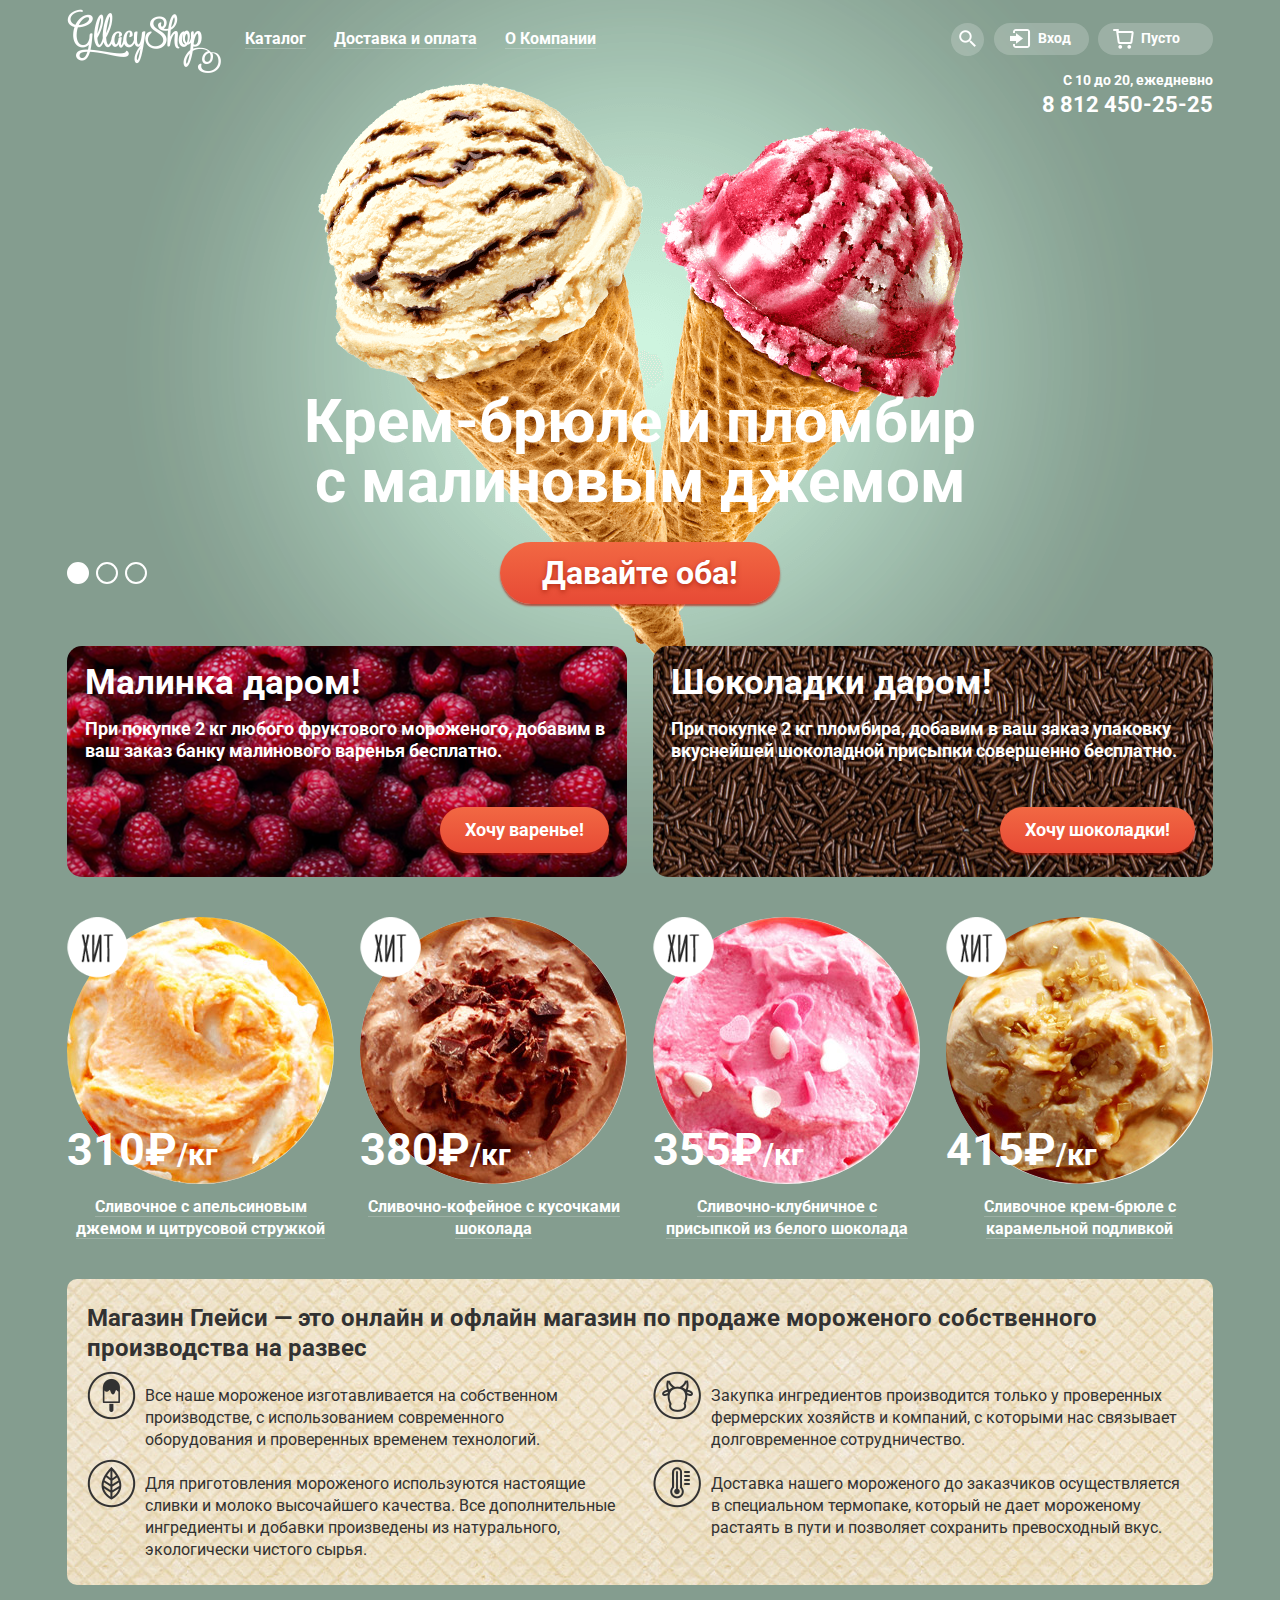
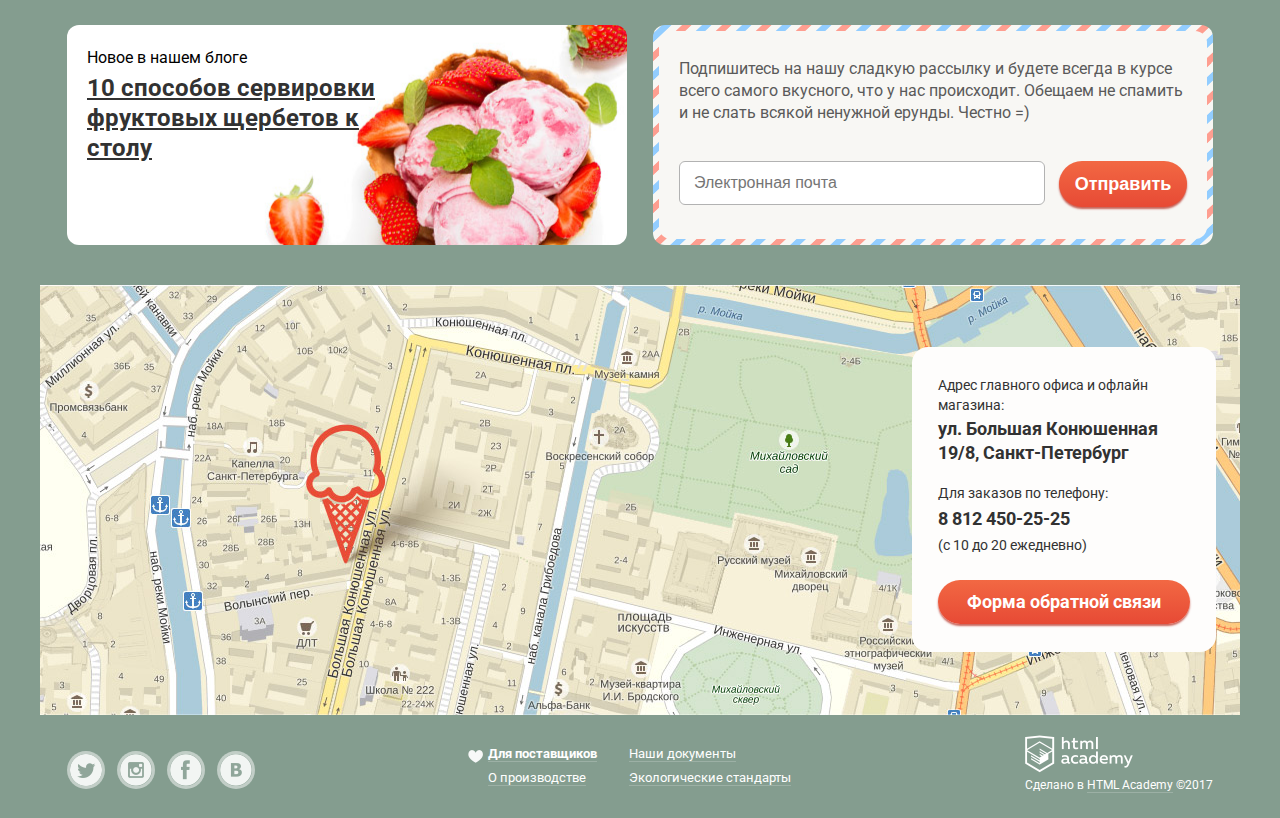
<file: index.html>
<!DOCTYPE html>
<html lang="ru">
  <head>
    <meta charset="utf-8">
    <link href="https://fonts.googleapis.com/css?family=Roboto:400,700&amp;subset=cyrillic" rel="stylesheet">
    <link href="css/normalize.css" rel="stylesheet">
    <link href="css/style.css" rel="stylesheet">
    <title>HTML Academy: Глейси</title>
  </head>
  <body>
    <input type="radio" id="btn1" class="btn1" name="toggle" checked>
    <input type="radio" id="btn2" class="btn2" name="toggle">
    <input type="radio" id="btn3" class="btn3" name="toggle">
    <div class="site-wrapper">
      <header class="main-header container clearfix">
          <div class="logo">
            <img src="img/logo-gllacy.png" width="154" height="64" alt="GllacyShop">
          </div>
          <nav class="main-navigation">
            <ul class="main-navigation-menu">
              <li>
                <a href="#"><span>Каталог</span></a>
                <ul class="main-navigation-submenu">
                  <li>
                    <a href="#">Новинки</a>
                  </li>
                  <li>
                    <a href="catalog.html">Сливочное</a>
                  </li>
                  <li>
                    <a href="#">Щербеты</a>
                  </li>
                  <li>
                    <a href="#">Фруктовый лёд</a>
                  </li>
                  <li>
                    <a href="#">Мелорин</a>
                  </li>
                </ul>
              </li>
              <li>
                <a href="#"><span>Доставка и оплата</span></a>
              </li>
              <li>
                <a href="#"><span>О Компании</span></a>
              </li>
            </ul>
          </nav>
          <div class="search-block">
            <a class="search" href="#">Поиск</a>
            <div class="search-window">
              <form class="search-form" action="https://echo.htmlacademy.ru" method="get">
                <input id="search" type="text" name="search" value="" placeholder="Что ищем?">
                <label for="search"></label>
                <button class="search-btn" type="submit">Отправить</button>
              </form>
            </div>
          </div>
          <div class="login-block">
            <a class="login" href="#">Вход</a>
            <div class="login-window">
              <form class="login-form" action="https://echo.htmlacademy.ru" method="post">
                <p>
                  <input id="login-email" type="text" name="email" value="" placeholder="Электронная почта">
                  <label class="login-email" for="login-email"></label>
                </p>
                <p>
                  <input id="login-password" type="text" name="password" value="" placeholder="Пароль">
                  <label class="login-password" for="login-password"></label>
                </p>
                <button class="main-btn" type="submit">Войти</button>
                <div class="login-links clearfix">
                  <p>
                    <a href="#">Забыли пароль?</a>
                  </p>
                  <p>
                    <a href="#">Новая регистрация</a>
                  </p>
                </div>
              </form>
            </div>
          </div>
          <div class="cart-block">
            <a class="cart" href="#">Пусто</a>
          </div>
          <div class="contacts">
            С 10 до 20, ежедневно
            <p class="phone">8 812 450-25-25</p>
          </div>
      </header>
    
    
      <main class="clearfix">
        <div class="container clearfix">
          <section class="slider clearfix">
            <div class="slider-item slide1">
              
              <h2 class="slider-header">Крем-брюле и пломбир с малиновым джемом</h2>
              <a class="slider-btn main-btn" href="#">Давайте оба!</a>
            </div>
            <div class="slider-item slide2">
              
              <h2 class="slider-header">Шоколадный пломбир и лимонный сорбет </h2>
              <a class="slider-btn main-btn" href="#">Давайте оба!</a>
            </div>
            <div class="slider-item slide3">
              
              <h2 class="slider-header">Пломбир с помадкой и клубничный щербет</h2>
              <a class="slider-btn main-btn" href="#">Давайте оба!</a>
            </div>
            <div class="slider-dots">
              <label for="btn1">1</label>
              <label for="btn2">2</label>
              <label for="btn3">3</label>
            </div>
          </section>
          <section class="banners clearfix">
            <div class="banner-item banner-raspberry">
              <h2 class="banner-header">Малинка даром!</h2>
              <p>При покупке 2 кг любого фруктового мороженого, добавим в ваш заказ банку малинового варенья бесплатно.</p>
              <a class="main-btn" href="#">Хочу варенье!</a>
            </div>
            <div class="banner-item banner-chokolate">
              <h2 class="banner-header">Шоколадки даром!</h2>
              <p>При покупке 2 кг пломбира, добавим в ваш заказ упаковку вкуснейшей шоколадной присыпки совершенно бесплатно.</p>
              <a class="main-btn" href="#">Хочу шоколадки!</a>
            </div>
          </section>
          <section class="hits clearfix">
            <div class="catalog-item catalog-item-hit">
              <a href="#">
                <img src="img/hit1.jpg" width="267" height="267" alt="Сливочное с апельсиновым джемом и цитрусовой стружкой">
                <div class="catalog-price">
                  310&#8381;<span class="catalog-kg">/кг</span>
                </div>
                <div class="catalog-description">
                  <span>
                    Сливочное с апельсиновым джемом и цитрусовой стружкой
                  </span>
                </div>
              </a>
              <a class="main-btn" href="#">Быстрый просмотр</a>
            </div>
            <div class="catalog-item catalog-item-hit">
              <a href="#">
                <img src="img/hit2.jpg" width="267" height="267" alt="Сливочно-кофейное с кусочками шоколада">
                <div class="catalog-price">
                  380&#8381;<span class="catalog-kg">/кг</span>
                </div>
                <div class="catalog-description">
                  <span>
                    Сливочно-кофейное с кусочками шоколада
                  </span>
                </div>
              </a>
              <a class="main-btn" href="#">Быстрый просмотр</a>
            </div>
            <div class="catalog-item catalog-item-hit">
              <a href="#">
                <img src="img/hit3.jpg" width="267" height="267" alt="Сливочно-клубничное с присыпкой из белого шоколада">
                <div class="catalog-price">
                  355&#8381;<span class="catalog-kg">/кг</span>
                </div>
                <div class="catalog-description">
                  <span>
                    Сливочно-клубничное с присыпкой из белого шоколада
                  </span>
                </div>
              </a>
              <a class="main-btn" href="#">Быстрый просмотр</a>
            </div>
            <div class="catalog-item catalog-item-hit">
              <a href="#">
                <img src="img/hit4.jpg" width="267" height="267" alt="Сливочное крем-брюле с карамельной подливкой">
                <div class="catalog-price">
                  415&#8381;<span class="catalog-kg">/кг</span>
                </div>
                <div class="catalog-description">
                  <span>
                    Сливочное крем-брюле с карамельной подливкой
                  </span>
                </div>
              </a>
              <a class="main-btn" href="#">Быстрый просмотр</a>
            </div>
          </section>
          <section class="seo clearfix">
            <h3>
              Магазин Глейси — это онлайн и офлайн магазин по продаже мороженого собственного производства на развес
            </h3>
            <div class="seo-item seo-ice-cream">
              Все наше мороженое изготавливается на собственном производстве, с использованием современного оборудования и проверенных временем технологий.
            </div>
            <div class="seo-item seo-cow">
              Закупка ингредиентов  производится только у проверенных фермерских хозяйств и компаний, с которыми нас связывает долговременное сотрудничество.
            </div>
            <div class="seo-item seo-leaf">
              Для приготовления мороженого используются настоящие сливки и молоко высочайшего качества. Все дополнительные ингредиенты и добавки произведены из натурального, экологически чистого сырья. 
            </div>
            <div class="seo-item seo-thermo">
              Доставка нашего мороженого до заказчиков осуществляется в специальном термопаке, который не дает мороженому растаять в пути и позволяет сохранить превосходный вкус.
            </div>
          </section>
          <div class="news-mailing">
            <section class="news">
              <p>Новое в нашем блоге</p>
              <a class="news-header" href="#">10  способов сервировки
              фруктовых щербетов к
              столу</a>
            </section>
            <section class="mailing">
              <div class="mailing-wrapper">
                <p>
                  Подпишитесь на нашу сладкую рассылку и будете всегда в курсе всего самого вкусного, что у нас происходит. Обещаем не спамить и не слать всякой ненужной ерунды. Честно =)
                </p>
                <form class="mailing-form" action="https://echo.htmlacademy.ru" method="post">
                  <input id="mailing-email" type="text" name="email" value="" placeholder="Электронная почта">
                  <label for="mailing-email"></label>
                  <button class="main-btn" type="submit">Отправить</button>
                </form>
              </div>
            </section>
          </div>
        </div>
        <section class="map clearfix">
          
          <div class="map-image">
            <img src="img/map.jpg" width="1200" height="430" alt="Карта">
          </div>
          <div class="container">
            <div class="map-text">
              <p>
                Адрес главного офиса и офлайн магазина:
                <b class="map-bold">ул. Большая Конюшенная 19/8, Санкт-Петербург</b>
              </p>
              <p>
                Для заказов по телефону:
                <b class="map-phone">8 812 450-25-25</b>
                (с 10 до 20 ежедневно)
              </p>
              <a class="main-btn" href="#">Форма обратной связи</a>
            </div>
          </div>
          <div class="fixed-overlay">
                <div class="modal">
                  <h3>Мы обязательно вам ответим!</h3>
                  <button class="remove">Закрыть</button>
                  <form class="modal-form" action="https://echo.htmlacademy.ru" method="post">
                    <p>
                      <input id="modal-name" type="text" name="name" value="" placeholder="Как вас зовут?">
                      <label for="modal-name" class="modal-name"></label>
                    </p>
                    <p>
                      <input id="modal-email" type="text" name="email" value="" placeholder="Ваша почта для ответа?">
                      <label for="modal-email" class="modal-email"></label>
                    </p>
                    <p>
                      <textarea id="modal-message" name="message" placeholder="Напишите что-нибудь..."></textarea>
                      <label for="modal-message" class="modal-message"></label>
                    </p>
                    <button class="main-btn" type="submit">Отправить</button>
                  </form>
                </div>
              </div>
        </section>
      </main>
      <footer class="footer container clearfix">
        <section class="footer-social">
          <a class="social-btn social-btn-tw" href="#">Твиттер</a>
          <a class="social-btn social-btn-insta" href="#">Инстаграм</a>
          <a class="social-btn social-btn-fb" href="#">Фейсбук</a>
          <a class="social-btn social-btn-vk" href="#">Вконтакте</a>
        </section>
        <nav class="footer-navigation">
          <ul>
            <li class="footer-navigation-heart">
              <a href="#">Для поставщиков</a>
            </li>
            <li>
              <a href="#">О производстве</a>
            </li>
          </ul>
          <ul>
            <li>
              <a href="#">Наши документы</a>
            </li>
            <li>
              <a href="#">Экологические стандарты</a>
            </li>
          </ul>
        </nav>
        <section class="footer-copyright">
          <a href="https://htmlacademy.ru/intensive/htmlcss"><img src="img/htmlacademy.png" width="108" height="38" alt="HTML Academy"></a>
          <p>Сделано в <a class="footer-copyright-name" href="https://htmlacademy.ru/intensive/htmlcss">HTML Academy</a> &copy;2017</p>
        </section>
      </footer>
    </div>
  </body>
</html>
</file>
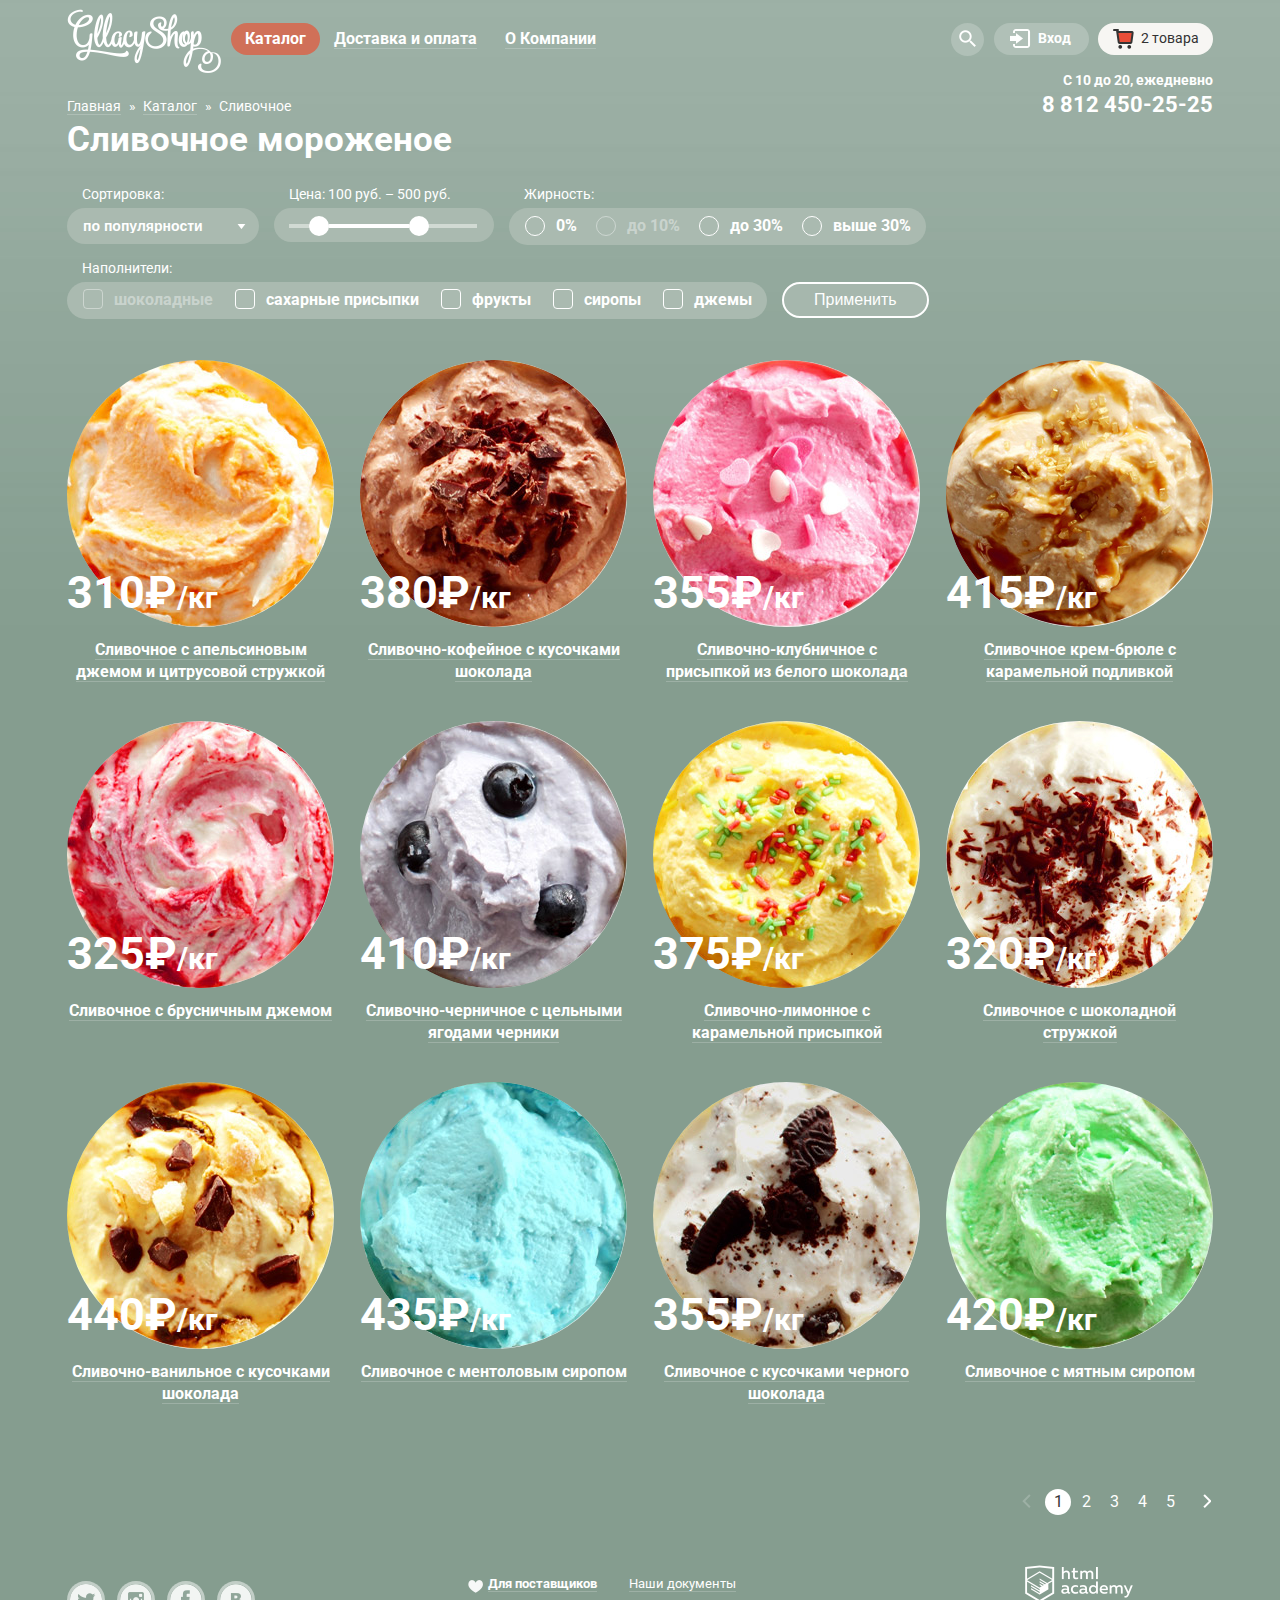
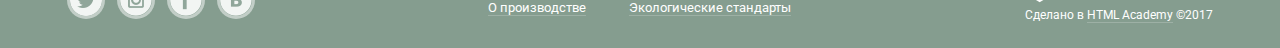
<file: catalog.html>
<!DOCTYPE html>
<html lang="ru">
  <head>
    <meta charset="utf-8">
    <link href="https://fonts.googleapis.com/css?family=Roboto:400,700&amp;subset=cyrillic" rel="stylesheet">
    <link href="css/normalize.css" rel="stylesheet">
    <link href="css/style.css" rel="stylesheet">
    <title>HTML Academy: Глейси</title>
  </head>
  <body class="catalog-body">
    <header class="main-header container clearfix">
      <div class="logo">
        <a href="index.html"><img src="img/logo-gllacy.png" width="154" height="64" alt="GllacyShop"></a>
      </div>
      <nav class="main-navigation">
        <ul class="main-navigation-menu">
          <li>
            <a class="main-navigation-active" href="#">Каталог</a>
            <ul class="main-navigation-submenu">
              <li>
                <a href="#">Новинки</a>
              </li>
              <li>
                <a class="main-navigation-submenu-active">Сливочное</a>
              </li>
              <li>
                <a href="#">Щербеты</a>
              </li>
              <li>
                <a href="#">Фруктовый лёд</a>
              </li>
              <li>
                <a href="#">Мелорин</a>
              </li>
            </ul>
          </li>
          <li>
            <a href="#"><span>Доставка и оплата</span></a>
          </li>
          <li>
            <a href="#"><span>О Компании</span></a>
          </li>
        </ul>
      </nav>
      <div class="search-block">
        <a class="search" href="#">Поиск</a>
        <div class="search-window">
          <form class="search-form" action="https://echo.htmlacademy.ru" method="get">
            <input id="search" type="text" name="search" value="" placeholder="Что ищем?">
            <label for="search"></label>
            <button class="search-btn" type="submit">Отправить</button>
          </form>
        </div>
      </div>
      <div class="login-block">
        <a class="login" href="#">Вход</a>
        <div class="login-window">
            <form class="login-form" action="https://echo.htmlacademy.ru" method="post">
              <p>
                <input id="login-email" type="text" name="email" value="" placeholder="Электронная почта">
                <label class="login-email" for="login-email"></label>
              </p>
              <p>
                <input id="login-password" type="text" name="password" value="" placeholder="Пароль">
                <label class="login-password" for="login-password"></label>
              </p>
              <button class="main-btn" type="submit">Войти</button>
              <div class="login-links clearfix">
                <p>
                  <a href="#">Забыли пароль?</a>
                </p>
                <p>
                  <a href="#">Новая регистрация</a>
                </p>
              </div>
            </form>
          </div>
      </div>
      <div class="cart-block">
        <a class="cart cart-full" href="#">2 товара</a>
        <div class="cart-window">
          <div class="cart-wrapper">
            <table class="cart-list">
              <tr>
                <td>
                  <a class="remove" href="#">Убрать</a>
                </td>
                <td>
                  <img src="img/cart-preview.jpg" width="33" height="33" alt="Пломбир с апельсиновым джемом">
                </td>
                <td class="cart-description">
                  Пломбир с апельсиновым джемом
                </td>
                <td>
                  1,5 кг x
                  <span class="cart-price">200 руб.</span>
                </td>
                <td class="cart-cost">
                  300 руб.
                </td>
              </tr>
              <tr>
                <td>
                  <a class="remove" href="#">Убрать</a>
                </td>
                <td>
                  <img src="img/cart-preview2.jpg" width="33" height="33" alt="Клубничный пломбир с присыпкой из белого шоколада">
                </td>
                <td class="cart-description">
                  Клубничный пломбир с присыпкой из белого шоколада
                </td>
                <td>
                  1,5 кг x
                  <span class="cart-price">300 руб.</span>
                </td>
                <td class="cart-cost">
                  450 руб.
                </td>
              </tr>
            </table>
            <p>Итого: 750 руб.</p>
            <a class="main-btn" href="#">Оформить заказ</a>
          </div>
        </div>
      </div>
      <div class="contacts">
        С 10 до 20, ежедневно
        <p class="phone">8 812 450-25-25</p>
      </div>
    </header>
    
    <main class="container clearfix">
      <nav class="breadcrumbs clearfix">
        <ul>
          <li>
            <a href="index.html">Главная</a>
          </li>
          <li>
            <a href="#">Каталог</a>
          </li>
          <li>Сливочное</li>
        </ul>
      </nav>
      <h1 class="catalog-header">Сливочное мороженое</h1>
      <form class="filter-form clearfix" action="https://echo.htmlacademy.ru" method="get">
        <label class="filter-form-item">
          <span class="filter-name">Сортировка:</span>
          <select name="sorting filter-control">
            <option value="popular">по популярности</option>
            <option value="cheap">сначала недорогие</option>
            <option value="expensive">сначала дорогие</option>
            <option value="fat">по жирности</option>
          </select>
        </label>
        
        <div class="filter-form-item">
          <label>
            <span class="filter-name">Цена:</span>
            <span id="price-start">100 руб.</span> – <span id="price-end">500 руб.</span>
          </label>
          <div class="price-slider filter-control">
            <div class="stripe">
            </div>
            <div class="stripe-active">
            </div>
            <div class="price-low">
            </div>
            <div class="price-high">
            </div>
          </div>
        </div>
        
        
        <fieldset class="filter-form-item">
          <legend class="filter-name">Жирность:</legend>
          <div class="filter-control">
            <input id="fat0" type="radio" name="fat" value="0"> <label for="fat0">0%</label>
            <input id="fat-less10" type="radio" name="fat" value="less10" disabled> <label for="fat-less10">до 10%</label>
            <input id="fat-less30" type="radio" name="fat" value="less30"> <label for="fat-less30">до 30%</label>
            <input id="fat-more30" type="radio" name="fat" value="more30"> <label for="fat-more30">выше 30%</label>
          </div>
        </fieldset>
        
        <fieldset class="filter-form-item">
          <legend class="filter-name">Наполнители:</legend>
          <div class="filter-control">
            <input id="choko" type="checkbox" name="filing" value="choko" disabled> <label for="choko">шоколадные</label>
            <input id="sugar" type="checkbox" name="filing" value="sugar"> <label for="sugar">сахарные присыпки</label>
            <input id="fruit" type="checkbox" name="filing" value="fruit"> <label for="fruit">фрукты</label>
            <input id="syrops" type="checkbox" name="filing" value="syrops"> <label for="syrops">сиропы</label>
            <input id="jams" type="checkbox" name="filing" value="jams"> <label for="jams">джемы</label>
          </div>
        </fieldset>
        
        <button class="filter-btn" type="submit">Применить</button>
      </form>
      <article class="catalog-index">
        <section class="catalog-list clearfix">
          <div class="catalog-item">
            <a href="#">
              <img src="img/hit1.jpg" width="267" height="267" alt="Сливочное с апельсиновым джемом и цитрусовой стружкой">
              <div class="catalog-price">
                310&#8381;<span class="catalog-kg">/кг</span>
              </div>
              <div class="catalog-description">
                <span>
                  Сливочное с апельсиновым джемом и цитрусовой стружкой
                </span>
              </div>
            </a>
            <a class="main-btn" href="#">Быстрый просмотр</a>
          </div>
          <div class="catalog-item">
            <a href="#">
              <img src="img/hit2.jpg" width="267" height="267" alt="Сливочно-кофейное с кусочками шоколада">
              <div class="catalog-price">
                380&#8381;<span class="catalog-kg">/кг</span>
              </div>
              <div class="catalog-description">
                <span>
                  Сливочно-кофейное с кусочками шоколада
                </span>
              </div>
            </a>
            <a class="main-btn" href="#">Быстрый просмотр</a>
          </div>
          <div class="catalog-item">
            <a href="#">
              <img src="img/hit3.jpg" width="267" height="267" alt="Сливочно-клубничное с присыпкой из белого шоколада">
              <div class="catalog-price">
                355&#8381;<span class="catalog-kg">/кг</span>
              </div>
              <div class="catalog-description">
                <span>
                  Сливочно-клубничное с присыпкой из белого шоколада
                </span>
              </div>
            </a>
            <a class="main-btn" href="#">Быстрый просмотр</a>
          </div>
          <div class="catalog-item">
            <a href="#">
              <img src="img/hit4.jpg" width="267" height="267" alt="Сливочное крем-брюле с карамельной подливкой">
              <div class="catalog-price">
                415&#8381;<span class="catalog-kg">/кг</span>
              </div>
              <div class="catalog-description">
                <span>
                  Сливочное крем-брюле с карамельной подливкой
                </span>
              </div>
            </a>
            <a class="main-btn" href="#">Быстрый просмотр</a>
          </div>
          
          <div class="catalog-item">
            <a href="#">
              <img src="img/catalog5.jpg" width="267" height="267" alt="Сливочное с брусничным джемом">
              <div class="catalog-price">
                325&#8381;<span class="catalog-kg">/кг</span>
              </div>
              <div class="catalog-description">
                <span>
                  Сливочное с брусничным джемом
                </span>
              </div>
            </a>
            <a class="main-btn" href="#">Быстрый просмотр</a>
          </div>
          <div class="catalog-item">
            <a href="#">
              <img src="img/catalog6.jpg" width="267" height="267" alt="Сливочно-черничное с цельными ягодами черники">
              <div class="catalog-price">
                410&#8381;<span class="catalog-kg">/кг</span>
              </div>
              <div class="catalog-description">
                <span>
                  Сливочно-черничное с цельными ягодами черники
                </span>
              </div>
            </a>
            <a class="main-btn" href="#">Быстрый просмотр</a>
          </div>
          <div class="catalog-item">
            <a href="#">
              <img src="img/catalog7.jpg" width="267" height="267" alt="Сливочно-лимонное с карамельной присыпкой">
              <div class="catalog-price">
                375&#8381;<span class="catalog-kg">/кг</span>
              </div>
              <div class="catalog-description">
                <span>
                  Сливочно-лимонное с карамельной присыпкой
                </span>
              </div>
            </a>
            <a class="main-btn" href="#">Быстрый просмотр</a>
          </div>
          <div class="catalog-item">
            <a href="#">
              <img src="img/catalog8.jpg" width="267" height="267" alt="Сливочное с шоколадной стружкой">
              <div class="catalog-price">
                320&#8381;<span class="catalog-kg">/кг</span>
              </div>
              <div class="catalog-description">
                <span>
                  Сливочное с шоколадной стружкой
                </span>
              </div>
            </a>
            <a class="main-btn" href="#">Быстрый просмотр</a>
          </div>
          
          <div class="catalog-item">
            <a href="#">
              <img src="img/catalog9.jpg" width="267" height="267" alt="Сливочно-ванильное с кусочками шоколада">
              <div class="catalog-price">
                440&#8381;<span class="catalog-kg">/кг</span>
              </div>
              <div class="catalog-description">
                <span>
                  Сливочно-ванильное с кусочками шоколада
                </span>
              </div>
            </a>
            <a class="main-btn" href="#">Быстрый просмотр</a>
          </div>
          <div class="catalog-item">
            <a href="#">
              <img src="img/catalog10.jpg" width="267" height="267" alt="Сливочное с ментоловым сиропом">
              <div class="catalog-price">
                435&#8381;<span class="catalog-kg">/кг</span>
              </div>
              <div class="catalog-description">
                <span>
                  Сливочное с ментоловым сиропом
                </span>
              </div>
            </a>
            <a class="main-btn" href="#">Быстрый просмотр</a>
          </div>
          <div class="catalog-item">
            <a href="#">
              <img src="img/catalog11.jpg" width="267" height="267" alt="Сливочное с кусочками черного шоколада">
              <div class="catalog-price">
                355&#8381;<span class="catalog-kg">/кг</span>
              </div>
              <div class="catalog-description">
                <span>
                  Сливочное с кусочками черного шоколада
                </span>
              </div>
            </a>
            <a class="main-btn" href="#">Быстрый просмотр</a>
          </div>
          <div class="catalog-item">
            <a href="#">
              <img src="img/catalog12.jpg" width="267" height="267" alt="Сливочное с мятным сиропом">
              <div class="catalog-price">
                420&#8381;<span class="catalog-kg">/кг</span>
              </div>
              <div class="catalog-description">
                <span>
                  Сливочное с мятным сиропом
                </span>
              </div>
            </a>
            <a class="main-btn" href="#">Быстрый просмотр</a>
          </div>
        </section>
        <nav class="catalog-navigation">
          <ul>
            <li>
              <a href="#">предыдущая</a>
            </li>
            <li>
              <a class="active">1</a>
            </li>
            <li>
              <a href="#">2</a>
            </li>
            <li>
              <a href="#">3</a>
            </li>
            <li>
              <a href="#">4</a>
            </li>
            <li>
              <a href="#">5</a>
            </li>
            <li>
              <a href="#">следующая</a>
            </li>
          </ul>
        </nav>
      </article>
    </main>
    <footer class="footer container clearfix">
      <section class="footer-social">
        <a class="social-btn social-btn-tw" href="#">Твиттер</a>
        <a class="social-btn social-btn-insta" href="#">Инстаграм</a>
        <a class="social-btn social-btn-fb" href="#">Фейсбук</a>
        <a class="social-btn social-btn-vk" href="#">Вконтакте</a>
      </section>
      <nav class="footer-navigation">
        <ul>
          <li class="footer-navigation-heart">
            <a href="#">Для поставщиков</a>
          </li>
          <li>
            <a href="#">О производстве</a>
          </li>
        </ul>
        <ul>
          <li>
            <a href="#">Наши документы</a>
          </li>
          <li>
            <a href="#">Экологические стандарты</a>
          </li>
        </ul>
      </nav>
      <section class="footer-copyright">
        <a href="https://htmlacademy.ru/intensive/htmlcss"><img src="img/htmlacademy.png" width="108" height="38" alt="HTML Academy"></a>
        <p>Сделано в <a class="footer-copyright-name" href="https://htmlacademy.ru/intensive/htmlcss">HTML Academy</a> &copy;2017</p>
      </section>
    </footer>
  </body>
</html>
</file>
<file: css/style.css>
body {
  margin:0;
  padding: 0;
  min-width: 1200px;
  font-family: "Roboto", "Tahoma", sans-serif;
  font-size: 16px;
  line-height: 22px;
  color: #ffffff;
  font-weight: normal;
  background-color: #849d8f;
}

body > input[type="radio"] {
  display: none;
}

.catalog-body {
  background: #849d8f url("../img/catalog-background.jpg") repeat-x top;
}

.site-wrapper {
  min-width: 1200px;
  background-color: #849d8f;
  background-image: url("../img/slider1.png");
  background-repeat: no-repeat;
  background-position: top center;
}

.container {
  width: 1146px;
  margin: 0 auto;
  padding: 0 27px;  
}

.clearfix::after {
  content: "";
  display: table;
  clear: both;
}

.main-header {
  padding-top: 9px;
}

.main-header a {
  color: #ffffff;
  font-weight: bold;
  text-decoration: none;
}

.logo {
  float: left;
  width: 154px;
  margin-right: 10px;
}

.main-navigation {
  float: left;
  width: 690px;
  margin-right: 30px;
}

.main-navigation-menu {
  margin: 0;
  padding: 0;
  list-style-type: none;
  font-size: 0;
  position: relative;
}

.main-navigation-menu li {
  display: inline-block;
  vertical-align: baseline;
  font-size: 16px;
}

.main-navigation-menu a {
  display: block;
  padding: 0 14px;
  margin: 14px 0;
  line-height: 32px;
}

.main-navigation-menu a:hover {
  border: 0;
  border-radius: 16px;
  background-color: #f7f6f3;
  color: #333333;
}

.main-navigation-menu a:active {
  background-color: #ededed;
  box-shadow: inset 0px 2px 1px 0px rgba(105, 105, 105, 1);
}

.main-navigation-menu li:hover ul{
  display: block;
}

.main-navigation-menu span {
  border-bottom: 1px solid;
  border-bottom-color: rgba(255,255,255,0.2);
}

a.main-navigation-active {
  border: 0;
  border-radius: 16px;
  background-color: #d07058;
}

.main-navigation-submenu {
  display: none;
  padding: 0 7px;
  border-radius: 5px;
  background-color: #f8f7f4;
  box-shadow: 0px 20px 20px 0px rgba(0, 0, 0, 0.4);
  position: absolute;
  top: 52px;
  left: -6px;
  z-index: 1;
}

.main-navigation-submenu li {
  display: block;
}

.main-navigation-submenu li:first-child {
  border-bottom: 1px solid #d1d0ce;
  padding: 2px 0;
}

.main-navigation-submenu li:last-child {
  padding-bottom: 4px;
}

.main-navigation-submenu li:first-child a {
  font-weight: bold;
}
 
.main-navigation-submenu a {
  margin: 3px -7px;
  padding: 0 20px;
  font-size: 14px;
  line-height: 28px;
  color: #323232;
  font-weight: normal;
}

.main-navigation-submenu a:hover {
  border-radius: 0;
  background-color: #fbded7;
}

.main-navigation-submenu a:active {
  background-color: #f6b5a5;
  box-shadow: none;
}

a.main-navigation-submenu-active {
  background-color: #d07058;
  color: #ffffff;
}

.search-block {
  float: left;
  margin-top: 14px;
  margin-right: 10px;
  position: relative;
}

.search {
  display: block;
  width: 33px;
  height: 33px;
  font-size: 0;
  background: rgba(255, 255, 255, 0.2) url("../img/spritesheet.png") no-repeat center;
  background-position: -2px -788px;
  border-radius: 17px;
}

.catalog-body .search,
.catalog-body .login {
  background-color: #b0c0b7;
}

.search:hover {
  background-position: 3px -820px;
  background-color: #f8f7f4;
}

.search-block:hover .search-window {
  display: block;
}
  
.search-window {
  display: none;
  padding: 10px;
  position: absolute;
  top: 26px;
  right: -10px;
  z-index: 1;
}

.search-form {
  border-radius: 6px;
  background-color: #f8f7f4;
  box-shadow: 0px 20px 20px 0px rgba(0, 0, 0, 0.4);
  position: relative;
}

.search-form input {
  width: 310px;
  height: 44px;
  margin: 20px 16px;
  padding: 9px 14px;
  border: 1px solid #b2b2b2;
  border-radius: 6px;
  font-size: 14px;
  line-height: 24px;
  color: #323232;
  font-weight: bold;
  box-sizing: border-box;
}

.search-form input::placeholder {
  font-weight: normal;
}

.search-form input:-ms-input-placeholder {
  font-weight: normal;
  color: #b2b2b2;
}

.search-form input:hover {
  margin: 19px 16px;
  height: 46px;
  border: 2px solid #b2b2b2;
}

.search-form input:focus {
  margin: 19px 16px;
  height: 46px;
  border: 2px solid rgba(46, 136, 228, 0.52);
  outline: none;
}

.search-form label::after {
  display: none;
  content: "Что ищем?";
  font-size: 11px;
  line-height: 13px;
  color: #2e88e4;
  position: absolute;
  top: 5px;
  left: 31px;
}

.search-form input:focus::placeholder {
  color: transparent;
}

.search-form input:focus + label::after {
  display: inline;
}

.search-btn {
  display: none;
}

.login-block {
  float: left;
  margin-top: 14px;
  margin-right: 9px;
  position: relative;
}

.login::before {
  content: "";
  display: block;
  width: 33px;
  height: 33px;
  background-image: url("../img/spritesheet.png");
  background-repeat: no-repeat;
  background-position: -3px -114px;
  position: absolute;
  top: 0;
  left: 9px;
}

.login {
  display: block;
  height: 16px;
  padding-top: 7px;
  padding-bottom: 9px;
  padding-left: 44px;
  padding-right: 18px;
  background-color: rgba(255, 255, 255, 0.2);
  border-radius: 17px;
  position: relative;
  font-size: 14px;
  line-height: 16px;
}

.login:hover {
  color: #323232;
  background-color: #f8f7f4;
}

.login:hover::before {
  background-position: 0px -869px;
}

.login-block:hover .login-window {
  display: block;
}
  
.login-window {
  display: none;
  padding: 10px;
  position: absolute;
  top: 26px;
  right: -10px;
  z-index: 1;
}

.login-form {
  border-radius: 6px;
  background-color: #f8f7f4;
  box-shadow: 0px 20px 20px 0px rgba(0, 0, 0, 0.4);
  position: relative;
}

.login-form p {
  margin: 0;
}

.login-form input {
  width: 246px;
  height: 44px;
  margin: 20px 16px;
  margin-bottom: 0;
  padding: 9px 14px;
  border: 1px solid #b2b2b2;
  border-radius: 6px;
  font-size: 14px;
  line-height: 24px;
  color: #323232;
  font-weight: bold;
  box-sizing: border-box;
}

.login-form input:hover {
  height: 46px;
  margin: 18px 16px;
  margin-bottom: 0;
  border: 2px solid #b2b2b2;
}

.login-form input:focus {
  margin: 18px 16px;
  height: 46px;
  margin-bottom: 0;
  border: 2px solid rgba(46, 136, 228, 0.52);
  outline: none;
}

.login-form input::placeholder {
  font-weight: normal;
}

.login-form input:-ms-input-placeholder {
  font-weight: normal;
  color: #b2b2b2;
}

.login-form label.login-email::after {
  display: none;
  content: "Электронная почта";
  font-size: 11px;
  line-height: 13px;
  color: #2e88e4;
  position: absolute;
  top: 5px;
  left: 31px;
}


.login-form label.login-password::after {
  display: none;
  content: "Пароль";
  font-size: 11px;
  line-height: 13px;
  color: #2e88e4;
  position: absolute;
  top: 69px;
  left: 31px;
}

.login-form input:focus::placeholder {
  color: transparent;
}

.login-form input:focus + label::after {
  display: inline;
}


.login-form .main-btn {
  float: left;
  margin: 20px 16px;
  margin-right: 20px;
  padding: 0 26px;
  line-height: 46px;
  border: 0;
  border-radius: 23px;
}

.login-links {
  padding-top: 20px;
}

.login-window a {
  color: #323232;
  font-size: 13px;
  line-height: 24px;
  font-weight: normal;
  border-bottom: 1px solid;
  border-bottom-color: #adacaa;
}

.login-window a:hover {
  color: #e84d37;
  border-bottom: 1px solid #f9cdc4;
}


.cart-block {
  float: left;
  margin-top: 14px;
  position: relative;
}

.cart::before {
  content: "";
  display: block;
  width: 33px;
  height: 33px;
  background-image: url("../img/spritesheet.png");
  background-repeat: no-repeat;
  background-position: -10px -10px;
  position: absolute;
  top: 6px;
  left: 15px;
}

.cart {
  display: block;
  width: 72px;
  height: 16px;
  padding-top: 7px;
  padding-bottom: 9px;
  padding-left: 43px;
  background-color: rgba(255, 255, 255, 0.2);
  border-radius: 17px;
  position: relative;
  font-size: 14px;
  line-height: 16px;
}

a.cart-full {
  background-color: #f7f6f3;
  color: #323232;
  font-weight: normal;
}

.cart-full::before {
  background-position: -10px -50px;
}  

.cart-block:hover .cart-window {
  display: block;
}

.cart-window {
  display: none;
  padding: 10px;
  position: absolute;
  top: 26px;
  right: -10px;
  z-index: 1;
}

.cart-wrapper {
  width: 510px;
  padding: 19px 15px;
  border-radius: 6px;
  background-color: #f8f7f4;
  box-shadow: 0px 20px 20px 0px rgba(0, 0, 0, 0.4);
  color: #323232;
  text-align: right;
}

.cart-list {
  width: 100%;
  padding-bottom: 6px;
  border-spacing: 0;
  font-size: 13px;
  line-height: 16px;
  border-bottom: 1px solid #cacac7;
  text-align: left;
}


.cart-list td {
  padding: 0;
  padding-bottom: 12px;
}

.cart-list img {
  margin-right: 8px;
  border-radius: 17px;
}

.cart-window .remove {
  display: block;
  width: 12px;
  height:12px;
  margin-right: 10px;
  padding-left: 2px;
  font-size: 0;
}

.remove::before {
  display: block;
  content: "";
  width: 12px;
  height: 12px;
  background-image: url("../img/spritesheet.png");
  background-repeat: no-repeat;
  background-position: -5px -854px;
}

td.cart-description {
  width: 230px;
  padding-right: 16px;
  padding-top: 12px;
  vertical-align: top;
}

.cart-price {
  color: #999999;
}

td.cart-cost {
  width: 66px;
  padding-left: 14px;
}

.cart-window p {
  margin-bottom: 13px;
  font-size: 15px;
  line-height: 18px;
  font-weight: bold;
}

.cart-window .main-btn {
  display: inline-block;
  vertical-align: top;
  padding: 0 15px;
  line-height: 46px;
  border: 0;
  border-radius: 23px;
}


.contacts {
  float: right;
  width: 180px;
  margin-top: 17px;
  font-size: 14px;
  line-height: 16px;
  font-weight: bold;
  text-align: right;
}

.phone {
  margin-top: 5px;
  font-size: 22px;
  line-height: 24px;
  margin-bottom: 0;
}

.breadcrumbs {
  position: absolute;
  top: 98px;
  font-size: 14px;
  line-height: 16px;
}

.breadcrumbs ul {
  margin: 0;
  padding: 0;
  list-style-type: none;
}

.breadcrumbs li {
  float: left;
  margin-right: 7px;
}

.breadcrumbs a {
  margin-right: 5px;
  font-size: 14px;
  line-height: 16px;
  text-decoration: none;
  color: #ffffff;
  border-bottom: 1px solid;
  border-bottom-color: rgba(255,255,255,0.2);
}

.breadcrumbs a:hover {
  color: #ffbc9e;
  border-bottom: 1px solid #a7a294;
}

.breadcrumbs li::after {
  content: "»";
}

.breadcrumbs li:last-child::after {
  content: "";
}

.catalog-header {
  margin: 0;
  margin-top: 2px;
  font-size: 35px;
  line-height: 41px;
  color: #ffffff;
  font-weight: bold;
}

.slider {
  margin: 0 auto;
  margin-bottom: 42px;
  position: relative;
}

.slider-item {
  display: none;
}

.slider img {
  position: absolute;
  z-index: -1;
  top: 0;
  margin: 0 51px;
}

.slider-header {
  width: 672px;
  margin-top: 275px;
  margin-bottom: 30px;
  margin-left: auto;
  margin-right: auto;
  text-align: center;
  font-size: 60px;
  line-height: 60px;
  color: #ffffff;
  font-weight: bold;
}

.main-btn {
  text-align: center;
  font-weight: bold;
  font-size: 18px;
  text-decoration: none;
  color: #ffffff;
  box-shadow: 0px 2px 2px 0px rgba(172, 16, 0, 0.64);
  background-image: linear-gradient( to top, rgb(231,74,53) 0%, rgb(242,104,67) 100%);
}

.main-btn:hover {
  background-color: rgba(255,255,255,0.2);
  background-image: linear-gradient( to top, rgb(236,111,94) 0%, rgb(245,134,105) 100%);
  box-shadow: 0px 2px 2px 0px rgba(172, 16, 0, 1);
}

.main-btn:active {
  color: #fceeec;
  background-image: linear-gradient( to top, rgb(242,104,67) 0%, rgb(231,74,53) 100%);
  box-shadow: inset 0px 2px 2px 0px rgba(148, 39, 24, 1);
}

.slider-btn {
  display: block;
  width: 280px;
  height: 62px;
  margin: 0 auto;
  font-size: 32px;
  line-height: 62px;
  text-decoration: none;
  text-shadow: 0px 2px 5px rgba(160, 32, 11, 0.76);
  border-radius: 33px;
}

.slider-dots {
  position: absolute;
  margin: 0;
  margin-top: -42px;
  padding: 0;
  font-size: 0;
}

.slider-dots label {
  display: inline-block;
  width: 18px;
  height: 18px;
  margin-right: 7px;
  border: 2px solid #ffffff;
  border-radius: 11px;
  cursor: pointer;
  vertical-align: top;
}

.slider-dots label:hover {
  background-color: rgba(255, 255, 255, 0.4);
}

.btn1:checked ~ .site-wrapper .slide1,
.btn2:checked ~ .site-wrapper .slide2,
.btn3:checked ~ .site-wrapper .slide3 {
  display: block;
}

.btn1:checked ~ .site-wrapper label[for="btn1"] ,
.btn2:checked ~ .site-wrapper label[for="btn2"],
.btn3:checked ~ .site-wrapper label[for="btn3"] {
  background-color: #ffffff;
}

.btn1:checked ~ .site-wrapper {
  background-color: #849d8f;
  background-image: url("../img/slider1.png");
}

.btn2:checked ~ .site-wrapper {
  background-color: #8996a6;
  background-image: url("../img/slider2.png");
}

.btn3:checked ~ .site-wrapper {
  background-color: #9d8b84;
  background-image: url("../img/slider3.png");
}

.btn1:checked ~ .site-wrapper .social-btn::after {
  background-color: #849d8f;
}

.btn2:checked ~ .site-wrapper .social-btn::after {
  background-color: #8996a6;
}

.btn3:checked ~ .site-wrapper .social-btn::after {
  background-color: #9d8b84;
}

.banners {
  margin-bottom: 34px;
}

.banner-item {
  float: left;
  width: 524px;
  margin-right: 26px;
  padding: 16px 18px;
  border-radius: 15px;
}

.banner-item:last-child {
  margin-right: 0;
}

.banner-raspberry {
  background: #7c172d url("../img/raspberry.jpg") repeat-y center;
}

.banner-chokolate {
  background: #3f2519 url("../img/chokolate.jpg") repeat-y center;
}

.banner-header {
  margin: 0;
  font-size: 35px;
  line-height: 41px;
  color: #ffffff;
  font-weight: bold;
}

.banner-item p {
  font-size: 18px;
  line-height: 22px;
  font-weight: bold;
  margin: 15px 0;
}

.banner-item .main-btn {
  float: right;
  height: 46px;
  margin-top: 30px;
  margin-bottom: 8px;
  padding: 0 25px;
  line-height: 46px;
  border-radius: 23px;
}

.hits {
  margin-bottom: 7px;
}

.catalog-item-hit::after {
  content: "";
  display: block;
  width: 61px;
  height: 61px;
  background-image: url("../img/spritesheet.png");
  background-repeat: no-repeat;
  background-position: -10px -286px;
  position: absolute;
  top: 6px;
  left: 0;
}

.seo {
  min-height: 250px;
  margin-bottom: 40px;
  padding: 24px 20px;
  background: #e0d4b9 url("../img/waffle.jpg") repeat;
  border-radius: 10px;
  color: #323232;
}

.seo h3 {
  margin: 0;
  font-size: 24px;
  line-height: 30px;
  color: #323232;
  font-weight: bold;
}

.seo-item {
  float: left;
  width: 470px;
  margin-right: 38px;
  padding-left: 58px;
  padding-top: 22px;
  position: relative;
}

.seo-item:nth-child(2n+1) {
  margin-right: 0;
}

.seo-item::before {
  content: "";
  display: block;
  width: 49px;
  height: 49px;
  background-image: url("../img/spritesheet.png");
  background-repeat: no-repeat;
  position: absolute;
  top: 8px;
  left: 0px;
}

.seo-ice-cream::before {
  background-position: -10px -484px;
}

.seo-cow::before {
  background-position: -10px -415px;
}

.seo-leaf::before {
  background-position: -10px -553px;
}

.seo-thermo::before {
  background-position: -10px -622px;
}

.news {
  float: left;
  width: 520px;
  margin-right: 26px;
  margin-bottom: 40px;
  padding: 22px 20px;
  padding-bottom: 82px;
  background: #ffffff url("../img/strawberry.jpg") no-repeat 19% 39%;
  color: #000000;
  border-radius: 12px;
  
}

.news p {
  margin: 0;
}

.news-header {
  display: block;
  width: 320px;
  margin-top: 4px;
  color: #323232;
  font-weight: bold;
  font-size: 24px;
  line-height: 30px;
}

.news-header:hover,
.news-header:active {
  color: #e84d37;
  
}

.mailing {
  float: right;
  width: 560px;  
  margin-bottom: 40px;
  background: #f8f7f4 url("../img/post-stripes.png") repeat;
  border-radius: 12px;
  color: #5a5a5a;
}

.mailing-wrapper {
  display: block;
  padding: 22px 20px 32px;
  margin: 6px;
  background: #f8f7f4;
  border-radius: 12px;
}

.mailing p {
  margin: 5px 0 37px;
}

.mailing .main-btn {
  width: 128px;
  line-height: 44px;
  border-radius: 23px;
  border: 0;
  vertical-align: top;
}

.mailing-form input {
  width: 336px;
  height: 24px;
  margin-right: 10px;
  padding: 9px 14px;
  border: 1px solid #b2b2b2;
  border-radius: 6px;
  font-size: 16px;
  line-height: 24px;
  color: #323232;
  font-weight: bold;
}

.mailing-form input:hover {
  margin-right: 8px;
  border: 2px solid #b2b2b2;
}

.mailing-form input:focus {
  margin-right: 8px;
  border: 2px solid rgba(46, 136, 228, 0.52);
  outline: none;
}

.mailing-form label::after {
  display: none;
  content: "Электронная почта";
  font-size: 11px;
  line-height: 13px;
  color: #2e88e4;
  position: absolute;
  bottom: 81px;
  left: 31px;
}

.mailing-form input::placeholder {
  font-weight: normal;
}

.mailing-form input:-ms-input-placeholder {
  font-weight: normal;
  color: #b2b2b2;
}

.mailing-form input:focus::placeholder {
  color: transparent;
}

.mailing-form input:focus + label::after {
  display: inline;
}

.map {
  height: 430px;
  margin: 0;
  position: relative;
}

.map-image {
  text-align: center;
}

.map-text {
  position: absolute;
  top: 0;
  left: 50%;
  transform: translate(272px, 0%);
  width: 252px;
  margin: 62px 0;
  padding: 28px 26px;
  background: #fefdfc;
  color: #323232;
  border-radius: 16px;
  font-size: 14px;
  line-height: 20px;

}

.map-text p {
  margin-top: 0;
  margin-bottom: 18px;
}

.map-bold {
  display: block;
  margin-top: 2px;
  font-size: 18px;
  line-height: 24px;
}

.map-phone {
  display: block;
  font-size: 18px;
  line-height: 32px;
}

.map-text .main-btn {
  display: block;
  margin-top: 25px;
  line-height: 44px;
  border-radius: 22px;
}

.fixed-overlay {
  display: none;
  position: fixed;
  overflow: auto;
  left: 0;
  top: 0;
  width: 100%;
  height: 100%;
  background-color: rgba(0,0,0,0.5);
  z-index: 2;
}

.modal {
  width: 394px;
  padding: 18px 24px 26px;
  background: #f8f7f4;
  border-radius: 10px;
  position: absolute;
  top: 33%;
  left: 50%;
  transform: translate(-50%, -50%);
}

.modal .remove {
  padding: 0;
  font-size: 0;
  background: none;
  border: 0;
  position: absolute; 
  top: 15px;
  right: 15px;
}

.modal .remove::before {
  width: 18px;
  height: 18px;
  margin: 0;
  background-position: -5px -904px;
}  

.modal h3 {
  margin-top: 0;
  margin-bottom: 18px;
  font-size: 24px;
  line-height: 28px;
  font-weight: bold;
  color: #323232;
}

.modal p {
  margin: 0;
}

.modal input {
  margin-top: 20px;
}

.modal input,
.modal textarea {
  width: 265px;
  height: 44px;
  margin: 20px 16px;
  margin-bottom: 0;
  margin-left: 0;
  padding: 9px 14px;
  border: 1px solid #b2b2b2;
  border-radius: 6px;
  font-size: 14px;
  line-height: 24px;
  color: #323232;
  font-weight: bold;
  box-sizing: border-box;
}

.modal textarea {
  width: 100%;
  height: 152px;
}

.modal input:hover {
  height: 46px;
  margin: 18px 0;
  margin-bottom: 0;
  border: 2px solid #b2b2b2;
}

.modal input:focus {
  height: 46px;
  margin: 18px 0;
  margin-bottom: 0;
  border: 2px solid rgba(46, 136, 228, 0.52);
  outline: none;
}

.modal textarea:hover {
  border: 2px solid #b2b2b2;
}

.modal textarea:focus {
  border: 2px solid rgba(46, 136, 228, 0.52);
  outline: none;
}

.modal label.modal-name::after {
  display: none;
  content: "Как вас зовут?";
  font-size: 11px;
  line-height: 13px;
  color: #2e88e4;
  position: absolute;
  top: 68px;
  left: 31px;
}


.modal label.modal-email::after {
  display: none;
  content: "Ваша почта для ответа?";
  font-size: 11px;
  line-height: 13px;
  color: #2e88e4;
  position: absolute;
  top: 132px;
  left: 31px;
}


.modal label.modal-message::after {
  display: none;
  content: "Напишите что-нибудь...";
  font-size: 11px;
  line-height: 13px;
  color: #2e88e4;
  position: absolute;
  top: 198px;
  left: 31px;
}

.modal input::placeholder,
.modal textarea::placeholder {
  font-weight: normal;
}

.modal input:-ms-input-placeholder,
.modal textarea:-ms-input-placeholder {
  font-weight: normal;
  color: #b2b2b2;
}

.modal input:focus::placeholder {
  color: transparent;
}

.modal input:focus + label::after {
  display: inline;
}

.modal textarea:focus::placeholder {
  color: transparent;
}

.modal textarea:focus + label::after {
  display: inline;
}

.modal .main-btn {
  display: block;
  margin-top: 25px;
  line-height: 44px;
  border-radius: 22px;
  float: right;
  padding: 0 25px;
  line-height: 45px;
  border: 0;
}

.footer {
  padding-top: 20px;
}

.footer-social{
  float: left;
  width: 400px;
  margin-top: 16px;
  margin-right: 21px;
  font-size: 0;
}

.social-btn {
  display: inline-block;
  width: 38px;
  height: 38px;
  margin-right: 12px;
  background: rgba(255, 255, 255, 0.5);
  border-radius: 19px;
  vertical-align: top;
  position: relative;
}

.social-btn:hover,
.social-btn:active {
  background-color: rgb(255, 255, 255);
  opacity: 0.7;
}

.social-btn::after {
  content: "";
  display: block;
  width: 32px;
  height: 32px;
  background-color: #849d8f;
  background-image: url("../img/spritesheet.png");
  background-repeat: no-repeat;
  position: absolute;
  top: 3px;
  left: 3px;
  border-radius: 19px;
  opacity: 0.8;
}

.social-btn:hover::after {
  opacity: 1;
}

.social-btn:active::after {
  box-shadow: inset 0px 2px 1px 0px rgba(136, 136, 136, 1);
}

.social-btn-tw::after {
  background-position: -10px -691px;
}

.social-btn-insta::after {
  background-position: -5px -239px;
}

.social-btn-fb::after {
  background-position: -10px -159px;
}

.social-btn-vk::after {
  background-position: -10px -743px;
}

.footer a:hover,
.footer a:active {
  color: #ffbc9e;
  border-bottom: 1px solid #a7a294;
}

.footer-navigation {
  float: left;
  margin-top: 10px;
  margin-left: auto;
  margin-right: auto;
  font-size: 0;
}

.footer-navigation ul {
  display: inline-block;
  margin: 0;
  margin-right: 32px;
  padding: 0;
  list-style-type: none;
  vertical-align: top;
}

.footer-navigation a {
  color: #ffffff;
  text-decoration: none;
  font-size: 13px;
  line-height: 18px;
  border-bottom: 1px solid;
  border-bottom-color: rgba(255,255,255,0.2);
}

.footer-navigation-heart {
  font-weight: bold;
  position: relative;
}

.footer-navigation-heart::before {
  display: block;
  content: "";
  position: absolute;
  width: 15px;
  height: 13px;
  background-image: url("../img/spritesheet.png");
  background-repeat: no-repeat;
  background-position: -10px -211px;
  left: -20px;
  top: 5px;
}

.footer-copyright {
  float: right;
  margin-bottom: 25px;
  font-size: 12px;
  line-height: 16px;
}

.footer-copyright a:hover {
  border: 0;
}

.footer-copyright p {
  margin: 0;
}

.footer-copyright-name {
  color: #ffffff;
  text-decoration: none;
  border-bottom: 1px solid;
  border-bottom-color: rgba(255,255,255,0.2);
}

.filter-form {
  margin: 26px 0;
  margin-bottom: 20px;
  font-size: 14px;
  line-height: 16px;
}

.filter-form-item {
  float: left;
  margin-left: 0;
  margin-right: 15px;
  margin-bottom: 15px;
  padding: 0;
  border: 0;
}

.filter-name {
  padding-left: 15px;
}

.filter-control {
  margin-top: 6px;
  padding: 8px 15px;
  padding-bottom: 6px;
  background-color: #aabab0;
  border-radius: 19px;
  color: #ffffff;
  font-weight: bold;
  font-size: 0;
}

.filter-control label {
  font-size: 16px;
}

.filter-form select {
  display: block;
  width: 192px;
  height: 36px;
  margin-top: 6px;
  padding: 0 16px;
  background-color: #aabab0;
  border: 0;
  border-radius: 19px;
  color: #ffffff;
  font-weight: bold;
  
  -webkit-appearance: none;
  background-image: url('../img/select-arrow.png');
  background-position: 170px;
  background-repeat: no-repeat;
  line-height: 1em;

  -moz-appearance: none;
  text-indent: 0.01px; 
  text-overflow: '';

  -ms-appearance: none;
  appearance: none;
  
}
 
.filter-form select::-ms-expand {
  display: none;
}

.filter-form select:hover {
  background-image: url('../img/select-arrow-hover.png');
}

.filter-form select:hover,
.filter-btn:hover {
  background-color: #ffffff;
  color: #323232;
}

.filter-form select:focus,
.filter-btn:focus {
  outline: 0;
}

.filter-btn:active {
  box-shadow: inset 0px 2px 1px 0px rgba(105, 105, 105, 1);
  background-color: #ffffff;
  color: #323232;
  border: 0;
}

.price-slider {
  width: 190px;
  height: 20px;
  position: relative;
}

.stripe {
  width: 188px;
  height: 4px;
  background-color: #d1dad3;
  position: absolute;
  top: 16px;
  left: 15px;
}

.stripe-active {
  width: 80px;
  height: 4px;
  background-color: #ffffff;
  position: absolute;
  top: 16px;
  left: 55px;
}

.price-low {
  width: 20px;
  height: 20px;
  background: #ffffff;
  border-radius: 10px;
  cursor: pointer;
  position: absolute;
  top: 8px;
  left: 35px;
}

.price-high {
  width: 20px;
  height: 20px;
  background: #ffffff;
  border-radius: 10px;
  cursor: pointer;
  position: absolute;
  top: 8px;
  left: 135px;
}

.filter-form input[type="radio"] {
  display: none;
}

.filter-form input[type="radio"] + label {
  padding-left: 32px;
  padding-right: 18px;
  position: relative;
  line-height: 20px;
  cursor: pointer;
}

.filter-form input[type="radio"] + label:last-child {
  padding-right: 0;
}

.filter-form input[type="radio"] + label::before {
  content: "";
  display: inline-block;
  width: 18px;
  height: 18px;
  vertical-align: top;
  border: 1px solid #ffffff;
  border-radius: 10px;
  position: absolute;
  top: 0;
  left: 1px;
}

.filter-form input[type="radio"]:checked + label::after {
  content: "";
  display: inline-block;
  width: 12px;
  height: 12px;
  vertical-align: top;
  border-radius: 5px;
  background-color: #ffffff;
  position: absolute;
  top: 4px;
  left: 5px;
}

.filter-form input[type="checkbox"] {
  display: none;
}

.filter-form input[type="checkbox"] + label {
  padding-left: 32px;
  padding-right: 21px;
  position: relative;
  line-height: 20px;
  cursor: pointer;
}

.filter-form input[type="checkbox"] + label:last-child {
  padding-right: 0;
}

.filter-form input[type="checkbox"] + label::before {
  content: "";
  display: inline-block;
  width: 18px;
  height: 18px;
  vertical-align: top;
  border: 1px solid #ffffff;
  border-radius: 4px;
  position: absolute;
  top: -1px;
  left: 1px;
}

.filter-form input[type="checkbox"]:checked + label::after {
  content: "";
  display: inline-block;
  width: 12px;
  height: 12px;
  vertical-align: top;
  position: absolute;
  top: 4px;
  left: 5px;
  background-image: url("../img/spritesheet.png");
  background-repeat: no-repeat;
  background-position: -10px -90px;
}


.filter-form input[type="radio"] + label:hover::before,
.filter-form input[type="checkbox"] + label:hover::before {
  width: 16px;
  height: 16px;
  border: 2px solid #ffffff;
}

.filter-form input[type="radio"]:disabled + label::before,
.filter-form input[type="radio"]:disabled + label:hover::before,
.filter-form input[type="checkbox"]:disabled + label::before,
.filter-form input[type="checkbox"]:disabled + label:hover::before {
  width: 18px;
  height: 18px;
  border: 1px solid rgba(255, 255, 255, 0.4);
}

.filter-form input[type="radio"]:disabled + label,
.filter-form input[type="checkbox"]:disabled + label {
  cursor: auto;
  color: rgba(255, 255, 255, 0.4)
}

.filter-btn {
  display: block;
  float: left;
  height: 36px;
  margin-top: 22px;
  padding: 0 30px;
  background-color: #a6b7ad;
  border: 2px solid #ffffff;
  border-radius: 19px;
  font-size: 16px;
  color: #ffffff;
  font-weight: 500;
}

.catalog-item {
  float: left;
  width: 267px;
  min-height: 329px;
  padding-top: 6px;
  margin-right: 26px;
  margin-bottom: 26px;
  position: relative;
}

.catalog-description::before {
  content: "";
  display: none;
  width: 267px;
  padding: 6px 13px 20px;
  border-radius: 5px;
  background-color: rgb(255, 255, 255);
  opacity: 0.2;
  box-shadow: 0px 20px 20px 0px rgba(0, 0, 0, 0.4);
  position: absolute;
  top: -274px;
  bottom: -77px;
  left: -13px;
  z-index: -1;
}

.catalog-item:hover {
  z-index: 2;
}

.catalog-item:hover .catalog-description::before {
  display: block;
}

.catalog-item:hover .catalog-description span {
  border: 0;
}

.catalog-item:hover .main-btn {
  display: block;
}

.catalog-item a {
  text-decoration: none;
}

.catalog-item:nth-child(4n) {
  margin-right: 0;
}

.catalog-item img {
  display: block;
  border-radius: 134px;
}

.catalog-price {
  position: absolute;
  top: 216px;
  font-size: 45px;
  line-height: 45px;
  color: #ffffff;
  font-weight: bold;
}

.catalog-kg {
  font-size: 30px;
}

.catalog-description {
  padding-top: 12px;
  text-align: center;
  color: #ffffff;
  font-weight: bold;
  position: relative;
}

.catalog-description span {
  border-bottom: 1px solid;
  border-bottom-color: rgba(255,255,255,0.2);
}
  
.catalog-item .main-btn {
  display: none;
  position: absolute;
  width: 203px;
  height: 44px;
  margin-top: 10px;
  margin-left: 32px;
  line-height: 44px;
  border-radius: 22px;
}

.catalog-navigation {
  float: right;
  margin-top: 36px;
  margin-bottom: 30px;
}

.catalog-navigation li {
  float: left;
  list-style-type: none;
  margin-right: 2px;
}

.catalog-navigation li:first-child,
.catalog-navigation li:last-child {
  font-size: 0;
  background-image: url("../img/spritesheet.png");
  background-repeat: no-repeat;
}

.catalog-navigation li:first-child {
  background-position: 0 -381px;
}

.catalog-navigation li:last-child {
  background-position: 13px -357px;
}

.catalog-navigation a {
  display: block;
  width: 26px;
  height: 26px;
  line-height: 26px;
  text-align: center;
  color: #353535;
  text-decoration: none;
  border-radius: 13px;
  color: #ffffff;
}

.catalog-navigation a:hover {
  background: #9db1a5;
}

.catalog-navigation li:first-child a:hover,
.catalog-navigation li:last-child a:hover {
 background: none;
}

.catalog-navigation .active,
.catalog-navigation a.active:hover{
  background-color: #ffffff;
  color: #353535;
}
</file>
